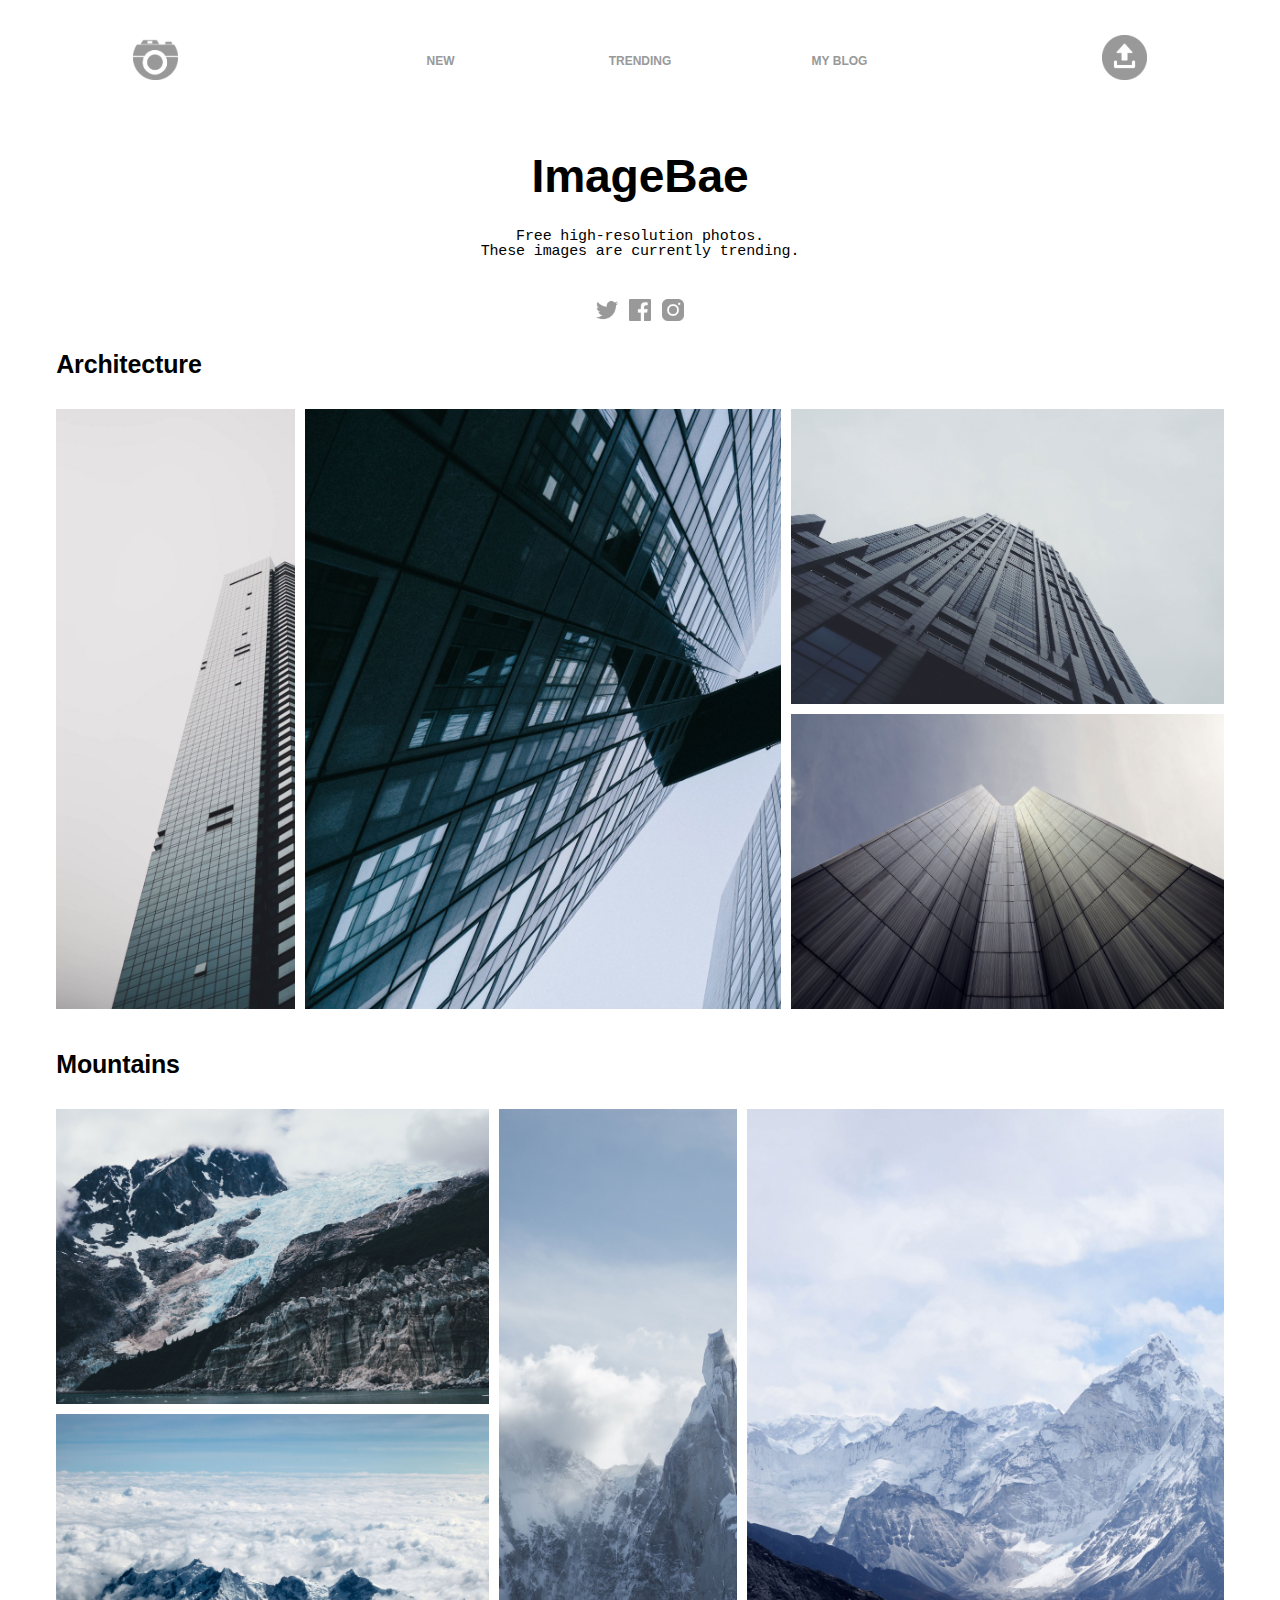
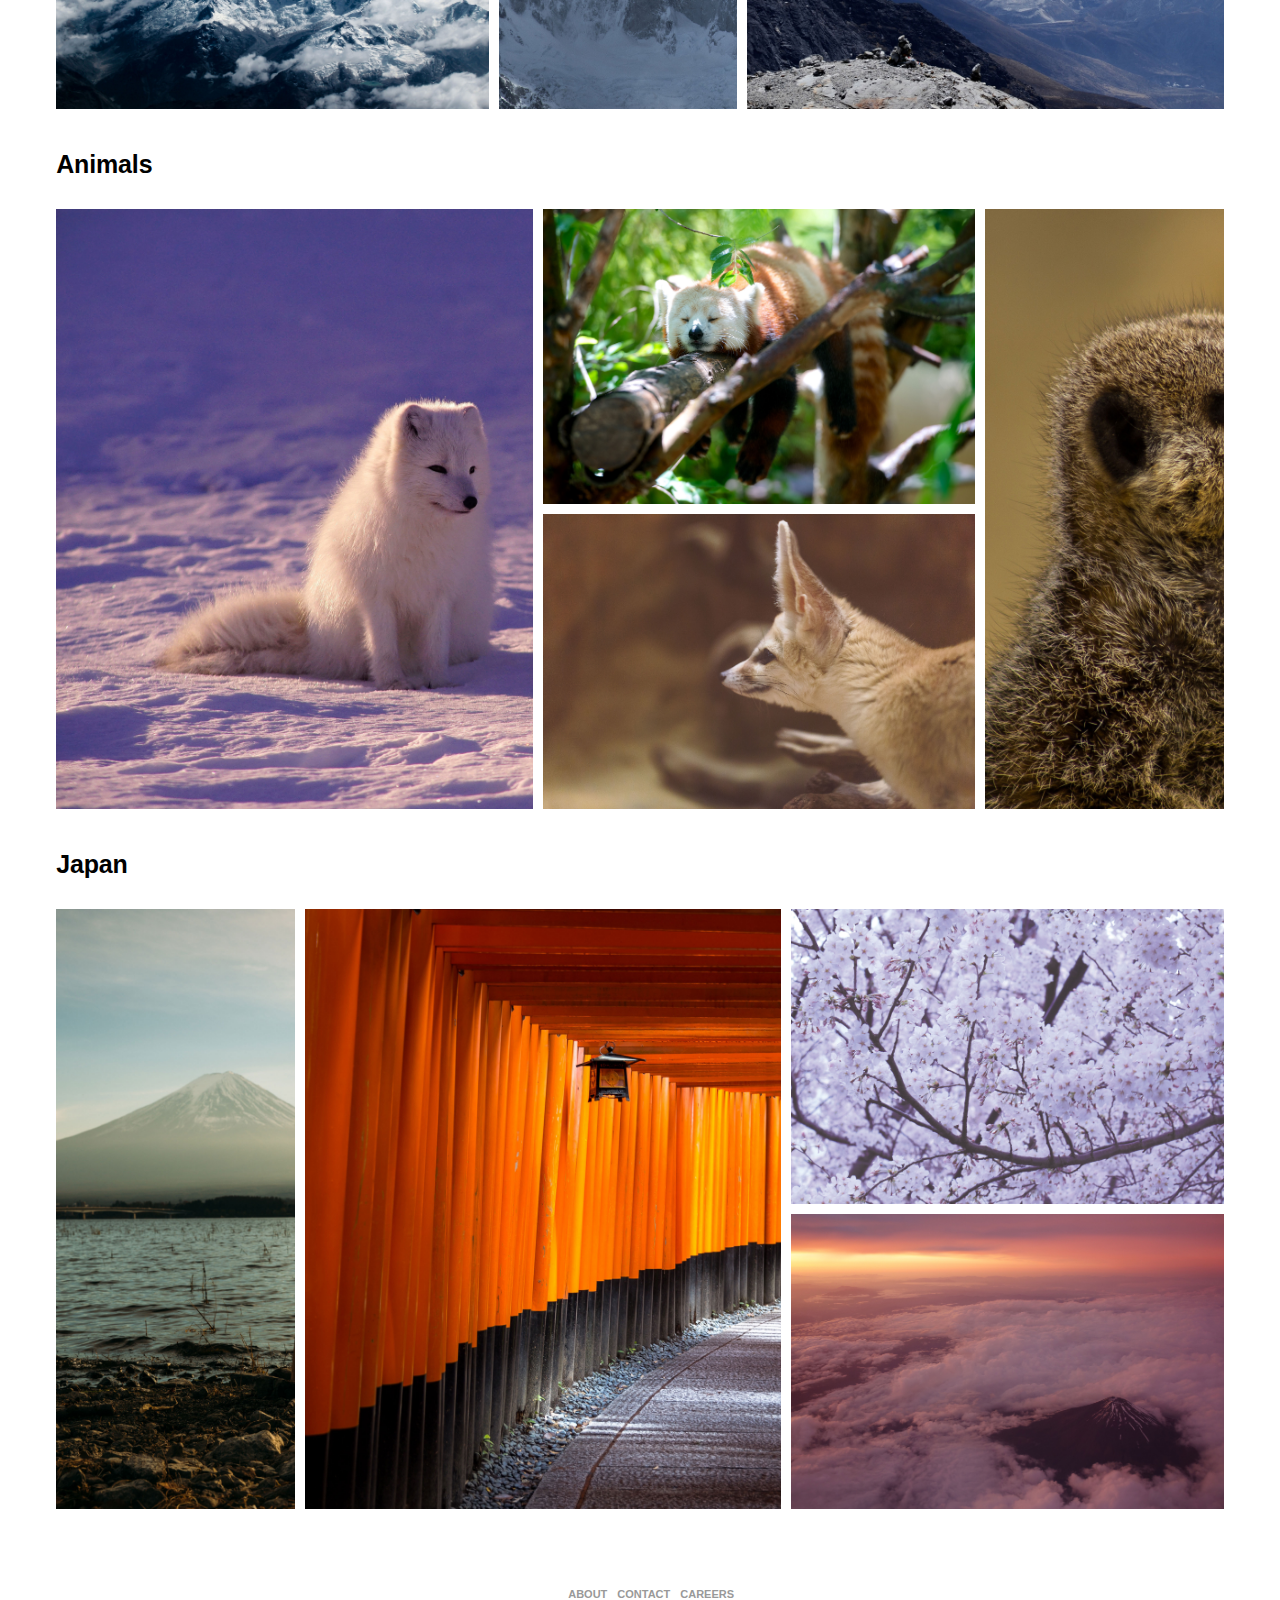
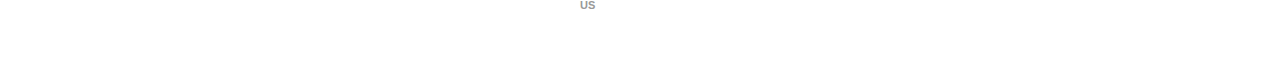
<file: index.html>
<html>
<head>

<!--Title/Links-->

	<title>ImageBae</title>
		<link rel="stylesheet" type="text/css" href="css/html5reset-1.6.1.css">
		<link href="https://fonts.googleapis.com/css?family=Heebo|Scope+One" rel="stylesheet">
		<link rel="shortcut icon" href="images/icons/logo.ico" type="image/x-icon">
		<link rel="stylesheet" type="text/css" href="css/main.css">
		
</head>
<body>


<!--Logo/Upload-->

<div class="top-box">

	<div class="logo">

			<a title="ImageBae" href="index.html">
    		<img srcset="images/icons/logo.png" alt="ImageBae Logo"></a>

	</div>



<!--Navbar-->

	<div class="navigation">

	<nav>
		<ul>
			<li><a href="new.html">NEW</a></li>
			<li><a href="index.html">TRENDING</a></li>
			<li><a href="blog.html">MY BLOG</a></li>
		</ul>
	</nav>

</div>

	<div class="upload">

			<a title="Upload" href="https://github.com/404">
    		<img srcset="images/icons/upload.png" alt="Upload"></a>

	</div>

</div>



<!--Header-->

<div class="header">

	<div class="imagebae">

		<h1>ImageBae</h1>

	</div>

	<div class="description">

		<p>Free high-resolution photos.
		<br>These images are currently trending.</br></p>

	</div>



<!--Social-Icons-->

	<div class="social">

		<ul>
			<li class="social-icons">
				<a title="Follow ImageBae on Twitter" href="https://twitter.com/">
					<img class="icon" width="22" height="22" srcset="images/icons/twitter.png"></img>
				</a>
			</li>
			<li class="social-icons">
				<a title="Follow ImageBae on Facebook" href="https://facebook.com/">
					<img class="icon" width="22" height="22" srcset="images/icons/fb.png"></img>
				</a>
			</li>
			<li class="social-icons">
				<a title="Follow Imagebae on Instagram" href="https://instagram.com/">
					<img class="icon" width="22" height="22" srcset="images/icons/insta.png"></img>
				</a>
			</li>
		</ul>

	</div>

</div>



<!--Section-One-->

<div class="sub-heading">

	<div class="sub-heading-text">

		<h1>Architecture</h1>

	</div>

</div>

<div class="section-one">

	<div class="tall-column-1">
		
		<picture>
    		<source srcset="images/trending/1-1-d.jpg" media="(min-width: 960px)" media="(max-width: 1920px)">
    		<source srcset="images/trending/1-1-t.jpg" media="(min-width: 480px)" media="(max-width: 960px)">
    		<source srcset="images/trending/1-1-m.jpg" media="(max-width: 480px)">
    		<img srcset="images/trending/1-1-m.jpg" alt="Building">
		</picture>

			<div class="overlay-text"><p>Dang Lin-Wang</p></div>
			<div class="overlay-text"><p>❤️️ 563 - "Tokyo '17 🍥"</p></div>

	</div>

	<div class="large-column-1">

		<picture>
    		<source srcset="images/trending/1-2-d.jpg" media="(min-width: 960px)" media="(max-width: 1920px)">
    		<source srcset="images/trending/1-2-t.jpg" media="(min-width: 480px)" media="(max-width: 960px)">
    		<source srcset="images/trending/1-2-m.jpg" media="(max-width: 480px)">
    		<img srcset="images/trending/1-2-m.jpg" alt="Building">
		</picture>

			<div class="overlay-text"><p>Nathan Wilson</p></div>
			<div class="overlay-text"><p>❤️️ 1317 - "Look up 🔎"</p></div>

	</div>

		<div class="small-column-1">

		<div class="small-column-top-1">

		<picture>
    		<source srcset="images/trending/1-3-d.jpg" media="(min-width: 960px)" media="(max-width: 1920px)">
    		<source srcset="images/trending/1-3-t.jpg" media="(min-width: 480px)" media="(max-width: 960px)">
    		<source srcset="images/trending/1-3-m.jpg" media="(max-width: 480px)">
    		<img srcset="images/trending/1-3-m.jpg" alt="Building">
		</picture>

			<div class="overlay-text"><p>Chris Keeble</p></div>
			<div class="overlay-text"><p>❤️️ 1128 - "Maze Bank 💰"</p></div>

		</div>

		<div class="small-column-bottom-1">

		<picture>
    		<source srcset="images/trending/1-4-d.jpg" media="(min-width: 960px)" media="(max-width: 1920px)">
    		<source srcset="images/trending/1-4-t.jpg" media="(min-width: 480px)" media="(max-width: 960px)">
    		<source srcset="images/trending/1-4-m.jpg" media="(max-width: 480px)">
    		<img srcset="images/trending/1-4-m.jpg" alt="Building">
		</picture>

			<div class="overlay-text"><p>Dwayne Codling</p></div>
			<div class="overlay-text"><p>❤️️ 652</p></div>

		</div>

	</div>

</div>



<!--Section-Two-->

<div class="sub-heading">

	<div class="sub-heading-text">

		<h1>Mountains</h1>

	</div>

</div>

<div class="section-two">

	<div class="tall-column-2">
		
		<picture>
    		<source srcset="images/trending/2-1-d.jpg" media="(min-width: 960px)" media="(max-width: 1920px)">
    		<source srcset="images/trending/2-1-t.jpg" media="(min-width: 480px)" media="(max-width: 960px)">
    		<source srcset="images/trending/2-1-m.jpg" media="(max-width: 480px)">
    		<img srcset="images/trending/2-1-m.jpg" alt="Building">
		</picture>

			<div class="overlay-text"><p>Seymore Butts</p></div>
			<div class="overlay-text"><p>❤️️ 832 - "Peak"</p></div>

	</div>

	<div class="large-column-2">

		<picture>
    		<source srcset="images/trending/2-2-d.jpg" media="(min-width: 960px)" media="(max-width: 1920px)">
    		<source srcset="images/trending/2-2-t.jpg" media="(min-width: 480px)" media="(max-width: 960px)">
    		<source srcset="images/trending/2-2-m.jpg" media="(max-width: 480px)">
    		<img srcset="images/trending/2-2-m.jpg" alt="Building">
		</picture>

			<div class="overlay-text"><p>Ben Dover</p></div>
			<div class="overlay-text"><p>❤️️ 1104 - "Viewz 🗻"</p></div>

	</div>

		<div class="small-column-2">

		<div class="small-column-top-2">

		<picture>
    		<source srcset="images/trending/2-3-d.jpg" media="(min-width: 960px)" media="(max-width: 1920px)">
    		<source srcset="images/trending/2-3-t.jpg" media="(min-width: 480px)" media="(max-width: 960px)">
    		<source srcset="images/trending/2-3-m.jpg" media="(max-width: 480px)">
    		<img srcset="images/trending/2-3-m.jpg" alt="Building">
		</picture>

			<div class="overlay-text"><p>Ben Collishaw</p></div>
			<div class="overlay-text"><p>❤️️ 0 - "I tuck this 😊"</p></div>

		</div>

		<div class="small-column-bottom-2">

		<picture>
    		<source srcset="images/trending/2-4-d.jpg" media="(min-width: 960px)" media="(max-width: 1920px)">
    		<source srcset="images/trending/2-4-t.jpg" media="(min-width: 480px)" media="(max-width: 960px)">
    		<source srcset="images/trending/2-4-m.jpg" media="(max-width: 480px)">
    		<img srcset="images/trending/2-4-m.jpg" alt="Building">
		</picture>

			<div class="overlay-text"><p>Hector Harris-Burton</p></div>
			<div class="overlay-text"><p>❤️️ 437 - "Madting ☁️"</p></div>

		</div>

	</div>

</div>



<!--Section-Three-->

<div class="sub-heading">

	<div class="sub-heading-text">

		<h1>Animals</h1>

	</div>

</div>

<div class="section-three">

	<div class="tall-column-3">
		
		<picture>
    		<source srcset="images/trending/3-1-d.jpg" media="(min-width: 960px)" media="(max-width: 1920px)">
    		<source srcset="images/trending/3-1-t.jpg" media="(min-width: 480px)" media="(max-width: 960px)">
    		<source srcset="images/trending/3-1-m.jpg" media="(max-width: 480px)">
    		<img srcset="images/trending/3-1-m.jpg" alt="Building">
		</picture>

			<div class="overlay-text"><p>Dixie Normous</p></div>
			<div class="overlay-text"><p>❤️️ 483 - "Want to pet him!!"</p></div>

	</div>

	<div class="large-column-3">

		<picture>
    		<source srcset="images/trending/3-2-d.jpg" media="(min-width: 960px)" media="(max-width: 1920px)">
    		<source srcset="images/trending/3-2-t.jpg" media="(min-width: 480px)" media="(max-width: 960px)">
    		<source srcset="images/trending/3-2-m.jpg" media="(max-width: 480px)">
    		<img srcset="images/trending/3-2-m.jpg" alt="Building">
		</picture>

			<div class="overlay-text"><p>Jack Goff</p></div>
			<div class="overlay-text"><p>❤️️ 537 - "Majestic"</p></div>

	</div>

		<div class="small-column-3">

		<div class="small-column-top-3">

		<picture>
    		<source srcset="images/trending/3-3-d.jpg" media="(min-width: 960px)" media="(max-width: 1920px)">
    		<source srcset="images/trending/3-3-t.jpg" media="(min-width: 480px)" media="(max-width: 960px)">
    		<source srcset="images/trending/3-3-m.jpg" media="(max-width: 480px)">
    		<img srcset="images/trending/3-3-m.jpg" alt="Building">
		</picture>

			<div class="overlay-text"><p>Justin Sider</p></div>
			<div class="overlay-text"><p>❤️️ 21 - "What I want to do right now"</p></div>

		</div>

		<div class="small-column-bottom-3">

		<picture>
    		<source srcset="images/trending/3-4-d.jpg" media="(min-width: 960px)" media="(max-width: 1920px)">
    		<source srcset="images/trending/3-4-t.jpg" media="(min-width: 480px)" media="(max-width: 960px)">
    		<source srcset="images/trending/3-4-m.jpg" media="(max-width: 480px)">
    		<img srcset="images/trending/3-4-m.jpg" alt="Building">
		</picture>

			<div class="overlay-text"><p>Peter Bonerz</p></div>
			<div class="overlay-text"><p>❤️️ 657 - "What is it?"</p></div>

		</div>

	</div>

</div>



<!--Section-Four-->

<div class="sub-heading">

	<div class="sub-heading-text">

		<h1>Japan</h1>

	</div>

</div>

<div class="section-four">

	<div class="tall-column-4">
		
		<picture>
    		<source srcset="images/trending/4-1-d.jpg" media="(min-width: 960px)" media="(max-width: 1920px)">
    		<source srcset="images/trending/4-1-t.jpg" media="(min-width: 480px)" media="(max-width: 960px)">
    		<source srcset="images/trending/4-1-m.jpg" media="(max-width: 480px)">
    		<img srcset="images/trending/4-1-m.jpg" alt="Building">
		</picture>

			<div class="overlay-text"><p>Park Jurassic</p></div>
			<div class="overlay-text"><p>❤️️ 8234 - "Flap away"</p></div>

	</div>

	<div class="large-column-4">

		<picture>
    		<source srcset="images/trending/4-2-d.jpg" media="(min-width: 960px)" media="(max-width: 1920px)">
    		<source srcset="images/trending/4-2-t.jpg" media="(min-width: 480px)" media="(max-width: 960px)">
    		<source srcset="images/trending/4-2-m.jpg" media="(max-width: 480px)">
    		<img srcset="images/trending/4-2-m.jpg" alt="Building">
		</picture>

			<div class="overlay-text"><p>Jane Cobbledick</p></div>
			<div class="overlay-text"><p>❤️️ 82 - "This is cool"</p></div>

	</div>

		<div class="small-column-4">

		<div class="small-column-top-4">

		<picture>
    		<source srcset="images/trending/4-3-d.jpg" media="(min-width: 960px)" media="(max-width: 1920px)">
    		<source srcset="images/trending/4-3-t.jpg" media="(min-width: 480px)" media="(max-width: 960px)">
    		<source srcset="images/trending/4-3-m.jpg" media="(max-width: 480px)">
    		<img srcset="images/trending/4-3-m.jpg" alt="Building">
		</picture>

			<div class="overlay-text"><p>Mike Wiener</p></div>
			<div class="overlay-text"><p>❤️️ 1234 - "Growth"</p></div>

		</div>

		<div class="small-column-bottom-4">

		<picture>
    		<source srcset="images/trending/4-4-d.jpg" media="(min-width: 960px)" media="(max-width: 1920px)">
    		<source srcset="images/trending/4-4-t.jpg" media="(min-width: 480px)" media="(max-width: 960px)">
    		<source srcset="images/trending/4-4-m.jpg" media="(max-width: 480px)">
    		<img srcset="images/trending/4-4-m.jpg" alt="Building">
		</picture>

			<div class="overlay-text"><p>Chew Kok</p></div>
			<div class="overlay-text"><p>❤️️ 940 - "Dayum"</p></div>

		</div>

	</div>

</div>



<!--Footer-->

<div class="footer">

	<nav>
		<ul>
			<li><a href="https://github.com/404">ABOUT US</a></li>
			<li><a href="https://github.com/404">CONTACT</a></li>
			<li><a href="https://github.com/404">CAREERS</a></li>
		</ul>
	</nav>

</div>

</body>
</html>
</file>
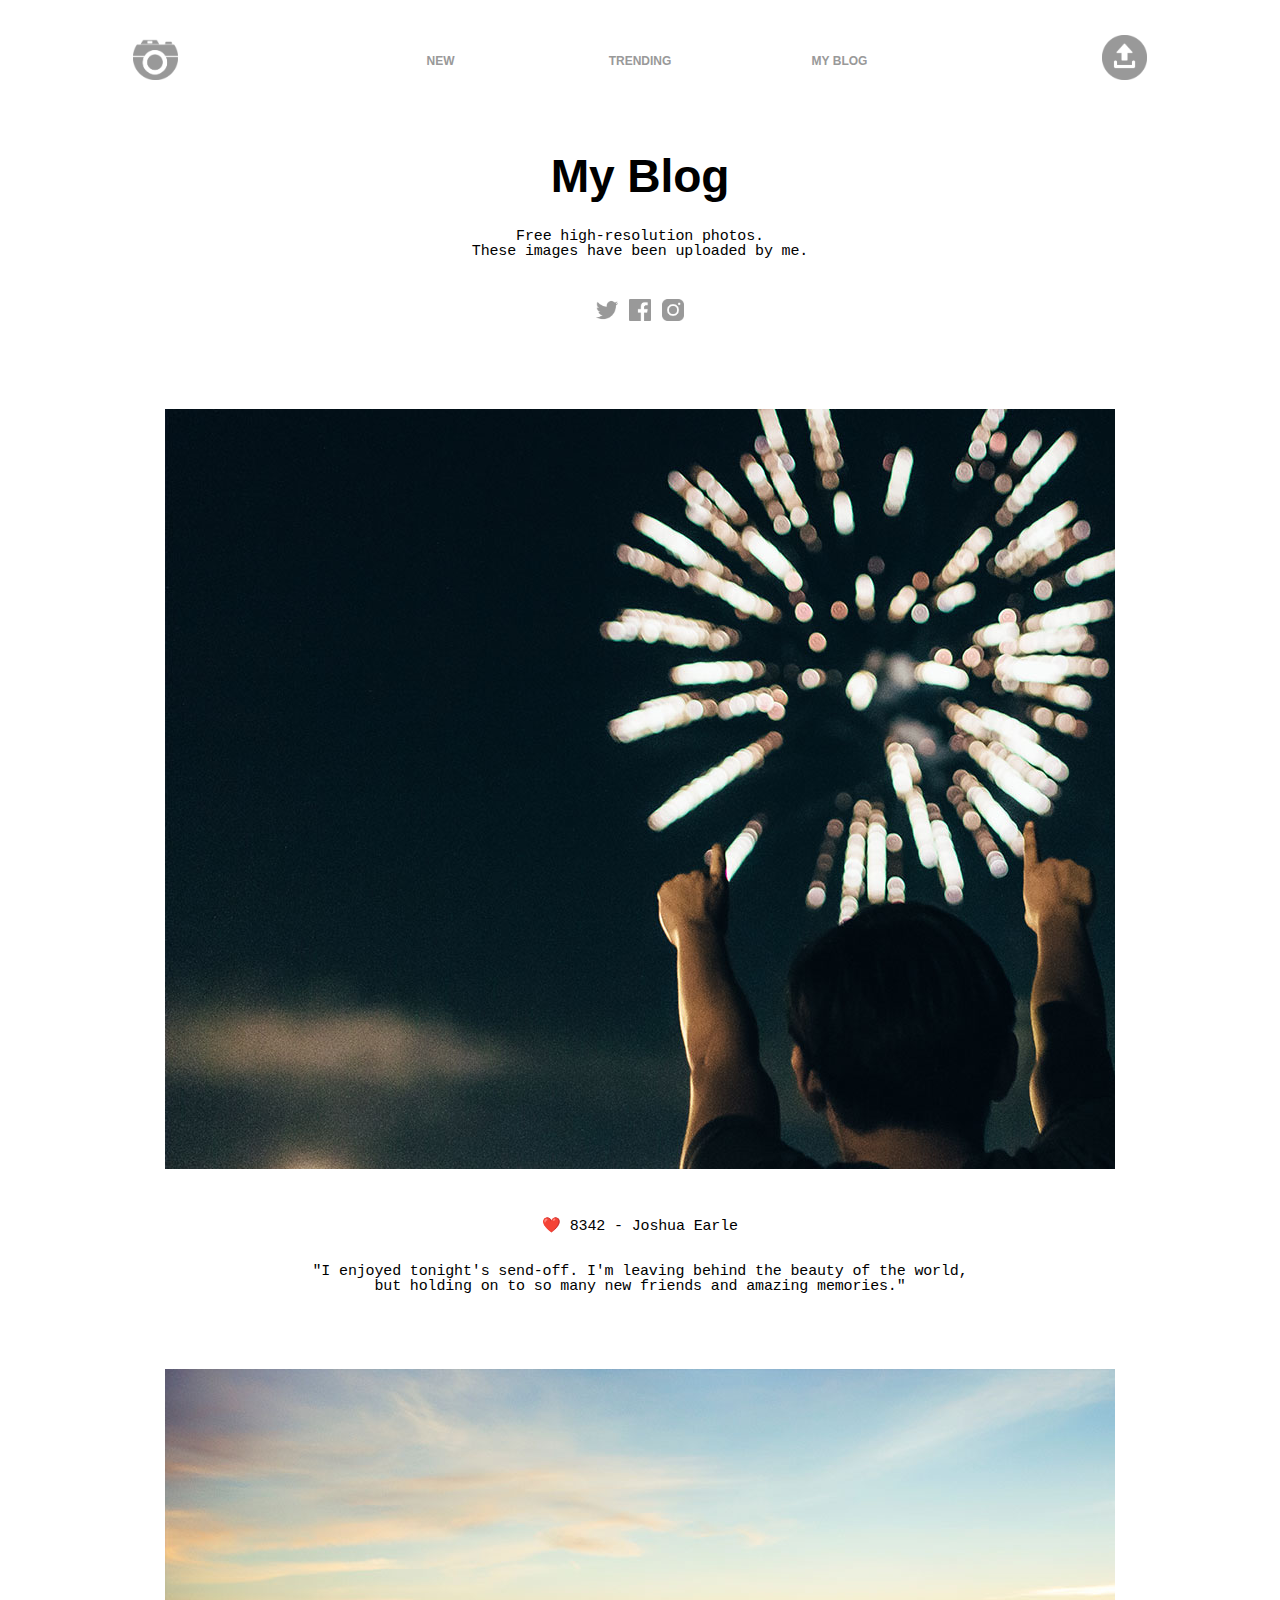
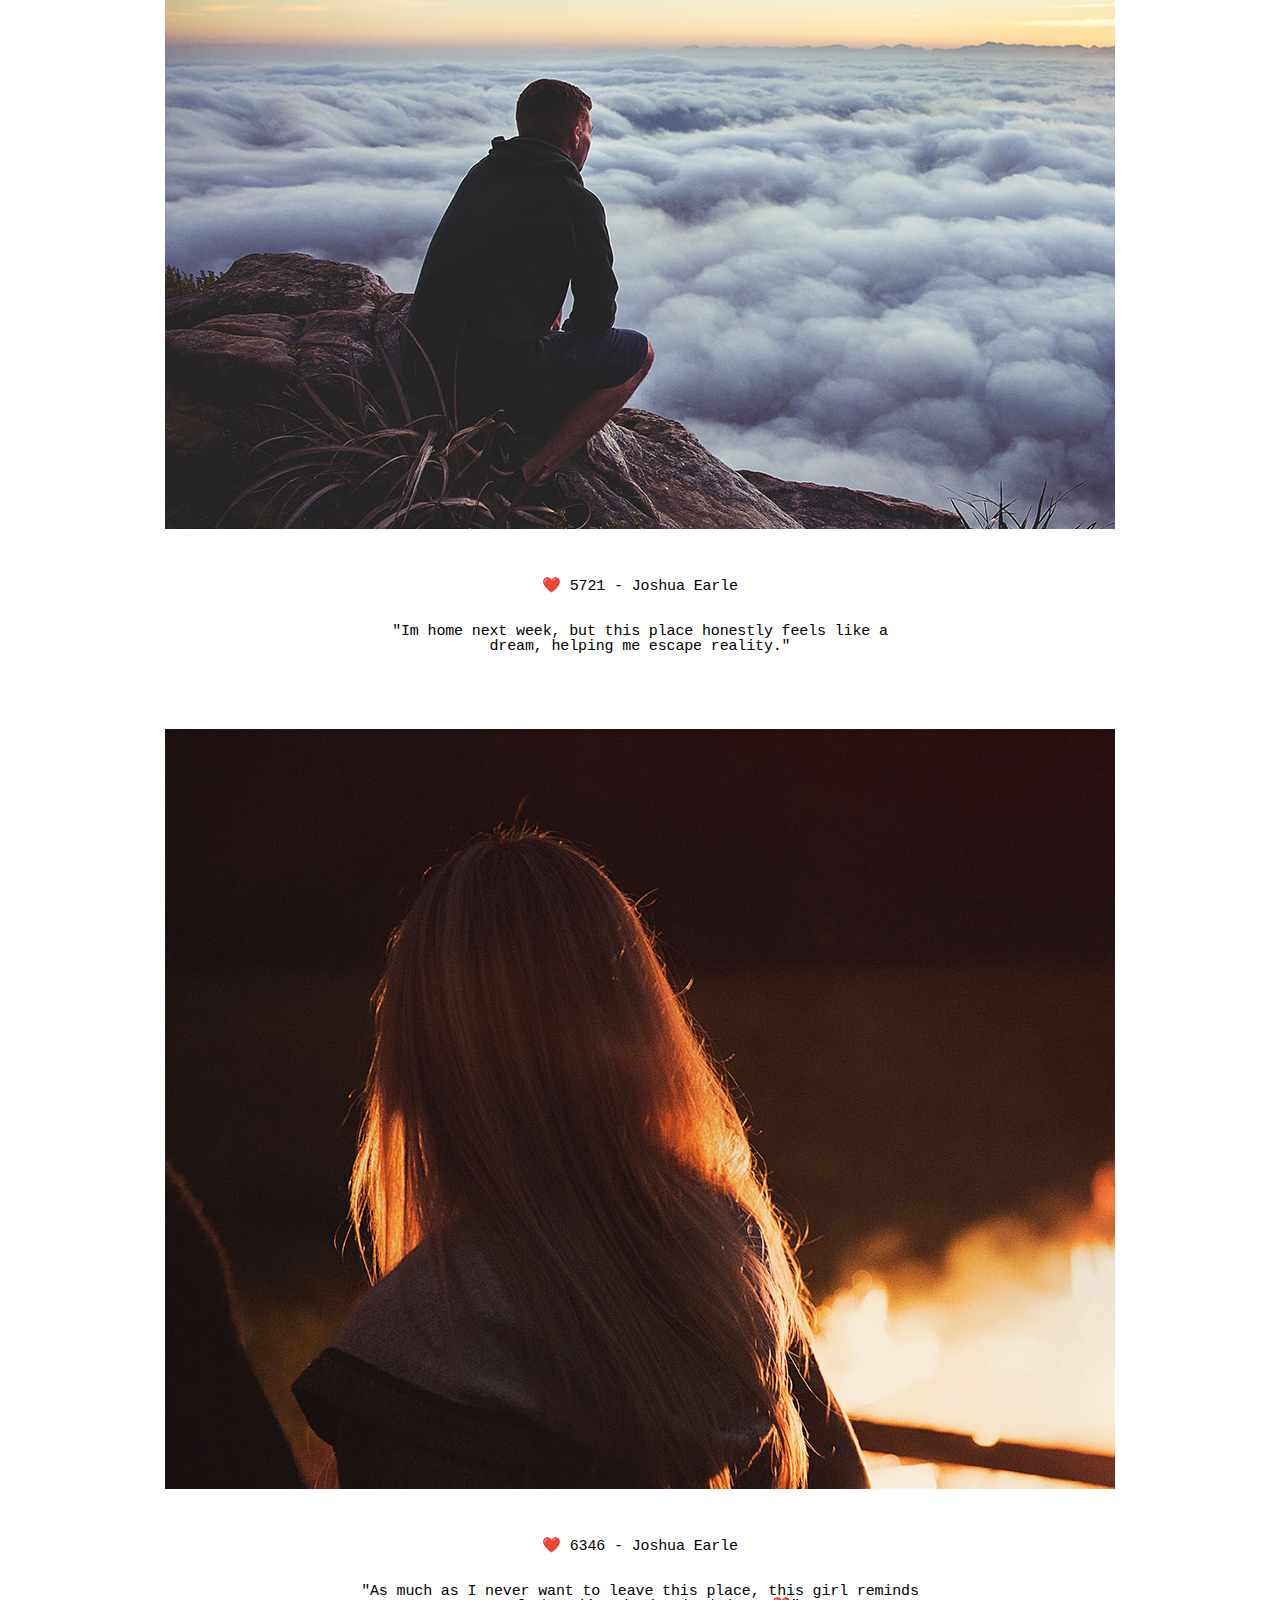
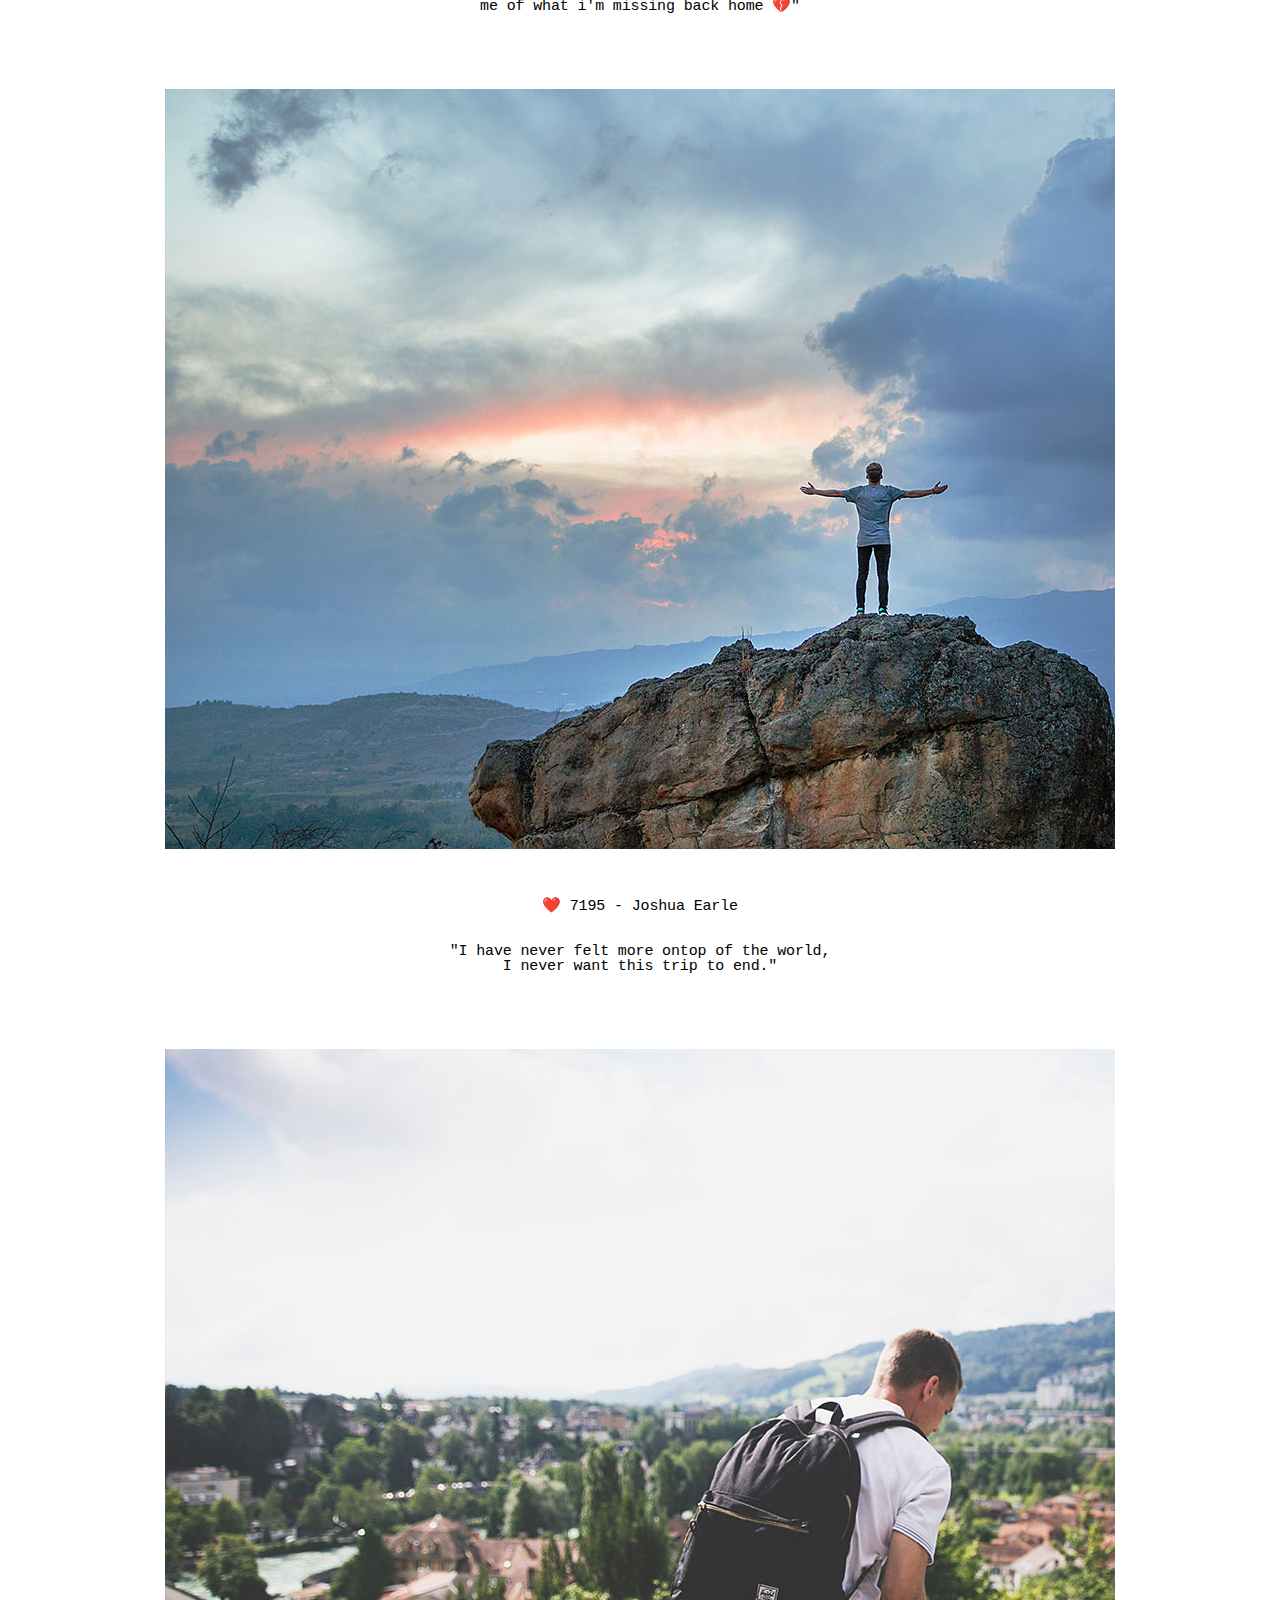
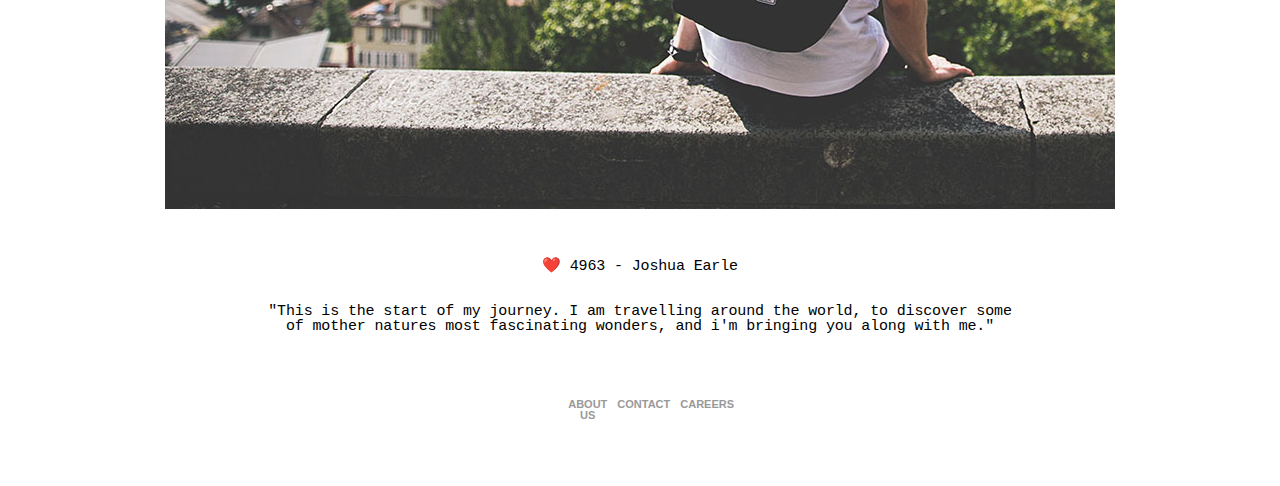
<file: blog.html>
<html>
<head>

<!--Title/Links-->

	<title>ImageBae</title>
		<link rel="stylesheet" type="text/css" href="css/html5reset-1.6.1.css">
		<link href="https://fonts.googleapis.com/css?family=Heebo|Scope+One" rel="stylesheet">
		<link rel="shortcut icon" href="images/icons/logo.ico" type="image/x-icon">
		<link rel="stylesheet" type="text/css" href="css/blog.css">

</head>
<body>


<!--Logo/Upload-->

<div class="top-box">

	<div class="logo">

			<a title="ImageBae" href="index.html">
    		<img srcset="images/icons/logo.png" alt="ImageBae Logo"></a>

	</div>



<!--Navbar-->

	<div class="navigation">

	<nav>
		<ul>
			<li><a href="new.html">NEW</a></li>
			<li><a href="index.html">TRENDING</a></li>
			<li><a href="blog.html">MY BLOG</a></li>
		</ul>
	</nav>

</div>

	<div class="upload">

			<a title="Upload" href="https://github.com/404">
    		<img srcset="images/icons/upload.png" alt="Upload"></a>

	</div>

</div>



<!--Header-->

<div class="header">

	<div class="imagebae">

		<h1>My Blog</h1>

	</div>

	<div class="description">

		<p>Free high-resolution photos.
		<br>These images have been uploaded by me.</br></p>

	</div>



<!--Social-Icons-->

	<div class="social">

		<ul>
			<li class="social-icons">
				<a title="Follow ImageBae on Twitter" href="https://twitter.com/">
					<img class="icon" width="22" height="22" srcset="images/icons/twitter.png"></img>
				</a>
			</li>
			<li class="social-icons">
				<a title="Follow ImageBae on Facebook" href="https://facebook.com/">
					<img class="icon" width="22" height="22" srcset="images/icons/fb.png"></img>
				</a>
			</li>
			<li class="social-icons">
				<a title="Follow Imagebae on Instagram" href="https://instagram.com/">
					<img class="icon" width="22" height="22" srcset="images/icons/insta.png"></img>
				</a>
			</li>
		</ul>

	</div>

</div>



<!--Section-One-->


<div class="section">


	<div class="image">

		<picture>
    		<source srcset="images/blog/1-d.jpg" media="(min-width: 960px)" media="(max-width: 1920px)">
    		<source srcset="images/blog/1-t.jpg" media="(min-width: 480px)" media="(max-width: 960px)">
    		<source srcset="images/blog/1-m.jpg" media="(max-width: 480px)">
    		<img srcset="images/blog/1-m.jpg" alt="Building">
		</picture>

	</div>

</div>

	<div class="text">
			<p>❤️️ 8342 - Joshua Earle</p><br><br>
			<p>"I enjoyed tonight's send-off. I'm leaving behind the beauty of the world,<br>
				but holding on to so many new friends and amazing memories."</p>
	</div>


<!--Section-Two-->


<div class="section">


	<div class="image">

		<picture>
    		<source srcset="images/blog/2-d.jpg" media="(min-width: 960px)" media="(max-width: 1920px)">
    		<source srcset="images/blog/2-t.jpg" media="(min-width: 480px)" media="(max-width: 960px)">
    		<source srcset="images/blog/2-m.jpg" media="(max-width: 480px)">
    		<img srcset="images/blog/2-m.jpg" alt="Building">
		</picture>

	</div>

</div>

	<div class="text">
			<p>❤️️ 5721 - Joshua Earle</p><br><br>
			<p>"Im home next week, but this place honestly feels like a<br>
				dream, helping me escape reality."</p>
	</div>


<!--Section-Three-->


<div class="section">


	<div class="image">

		<picture>
    		<source srcset="images/blog/3-d.jpg" media="(min-width: 960px)" media="(max-width: 1920px)">
    		<source srcset="images/blog/3-t.jpg" media="(min-width: 480px)" media="(max-width: 960px)">
    		<source srcset="images/blog/3-m.jpg" media="(max-width: 480px)">
    		<img srcset="images/blog/3-m.jpg" alt="Building">
		</picture>

	</div>

</div>

	<div class="text">
			<p>❤️️ 6346 - Joshua Earle</p><br><br>
			<p>"As much as I never want to leave this place, this girl reminds<br>
				me of what i'm missing back home 💔"</p>
	</div>


<!--Section-Four-->


<div class="section">


	<div class="image">

		<picture>
    		<source srcset="images/blog/4-d.jpg" media="(min-width: 960px)" media="(max-width: 1920px)">
    		<source srcset="images/blog/4-t.jpg" media="(min-width: 480px)" media="(max-width: 960px)">
    		<source srcset="images/blog/4-m.jpg" media="(max-width: 480px)">
    		<img srcset="images/blog/4-m.jpg" alt="Building">
		</picture>

	</div>

</div>

	<div class="text">
			<p>❤️️ 7195 - Joshua Earle</p><br><br>
			<p>"I have never felt more ontop of the world,<br> I never want this trip to end."</p>
	</div>


<!--Section-Five-->


<div class="section">


	<div class="image">

		<picture>
    		<source srcset="images/blog/5-d.jpg" media="(min-width: 960px)" media="(max-width: 1920px)">
    		<source srcset="images/blog/5-t.jpg" media="(min-width: 480px)" media="(max-width: 960px)">
    		<source srcset="images/blog/5-m.jpg" media="(max-width: 480px)">
    		<img srcset="images/blog/5-m.jpg" alt="Building">
		</picture>

	</div>

</div>

	<div class="text">
			<p>❤️️ 4963 - Joshua Earle</p><br><br>
			<p>"This is the start of my journey. I am travelling around the world, to discover some<br>
				of mother natures most fascinating wonders, and i'm bringing you along with me."</p>
	</div>



<!--Footer-->

<div class="footer">

	<nav>
		<ul>
			<li><a href="https://github.com/404">ABOUT US</a></li>
			<li><a href="https://github.com/404">CONTACT</a></li>
			<li><a href="https://github.com/404">CAREERS</a></li>
		</ul>
	</nav>

</div>

</body>
</html>
</file>
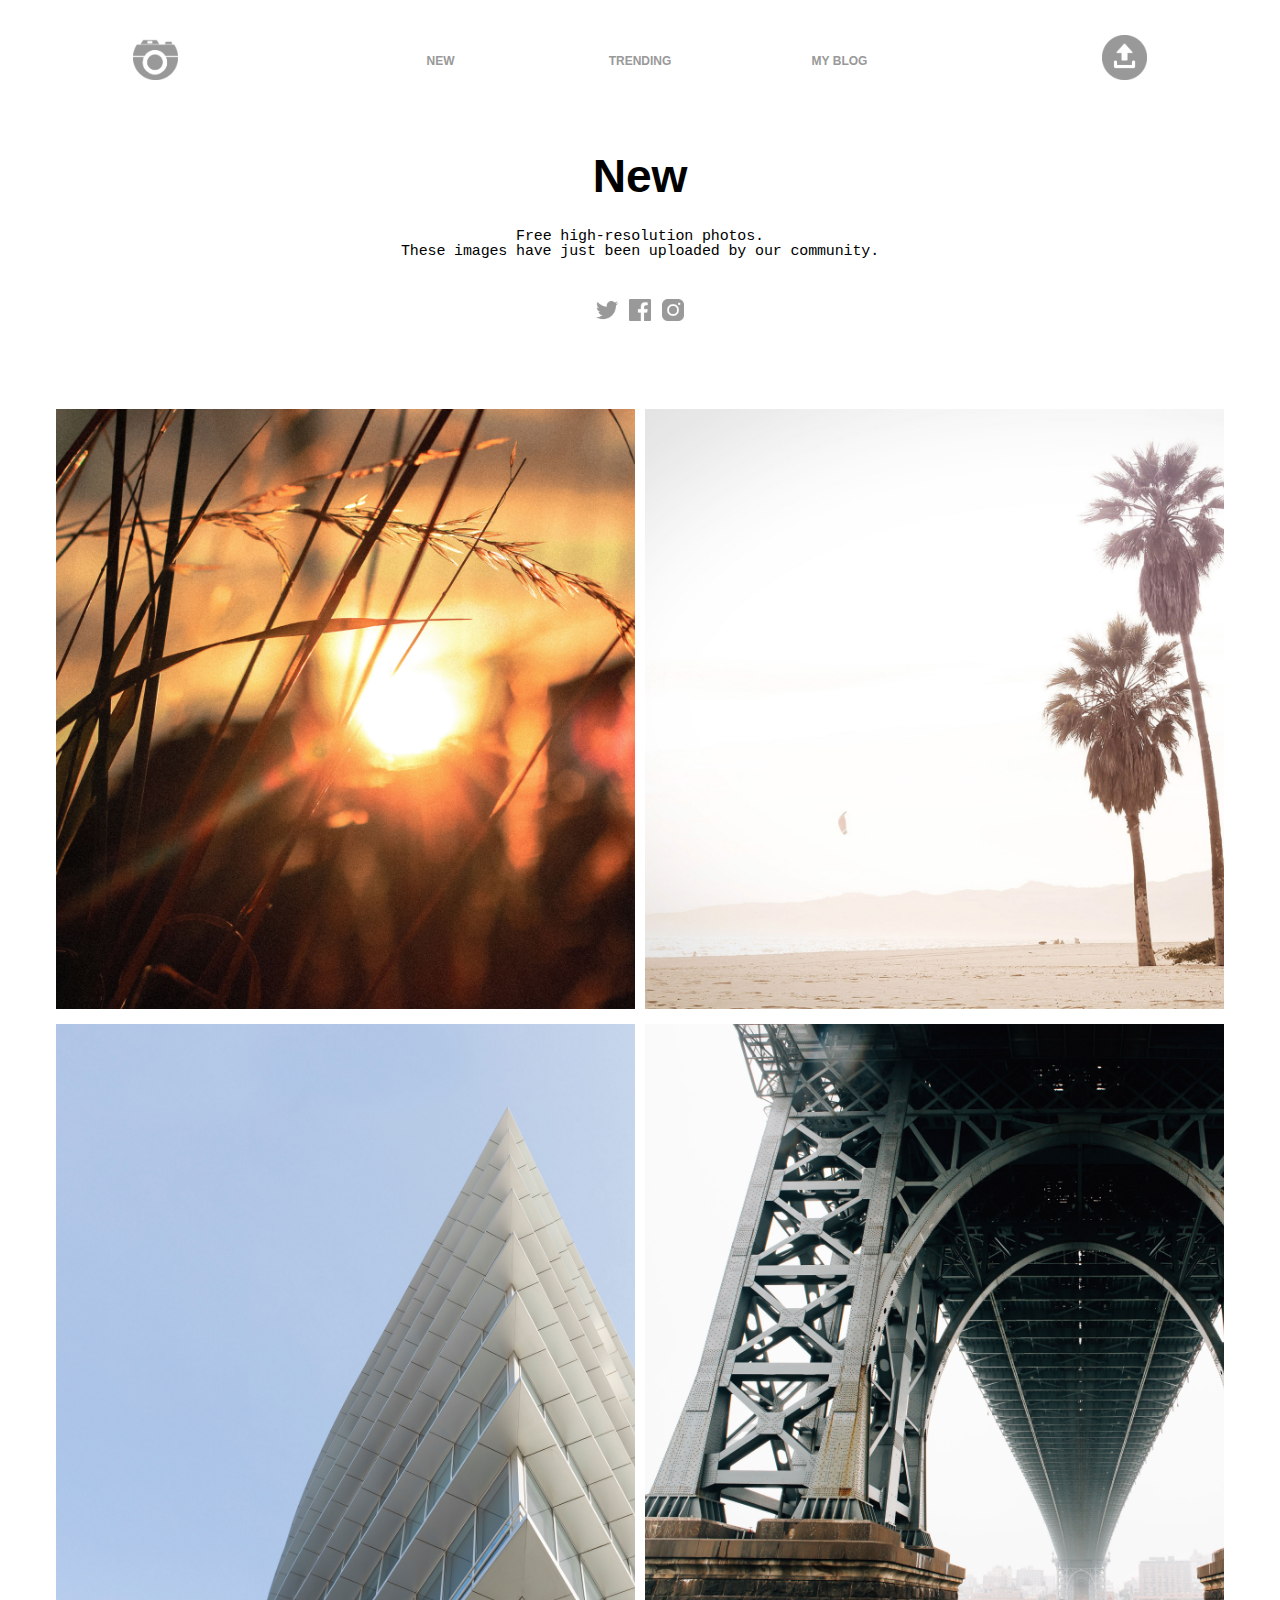
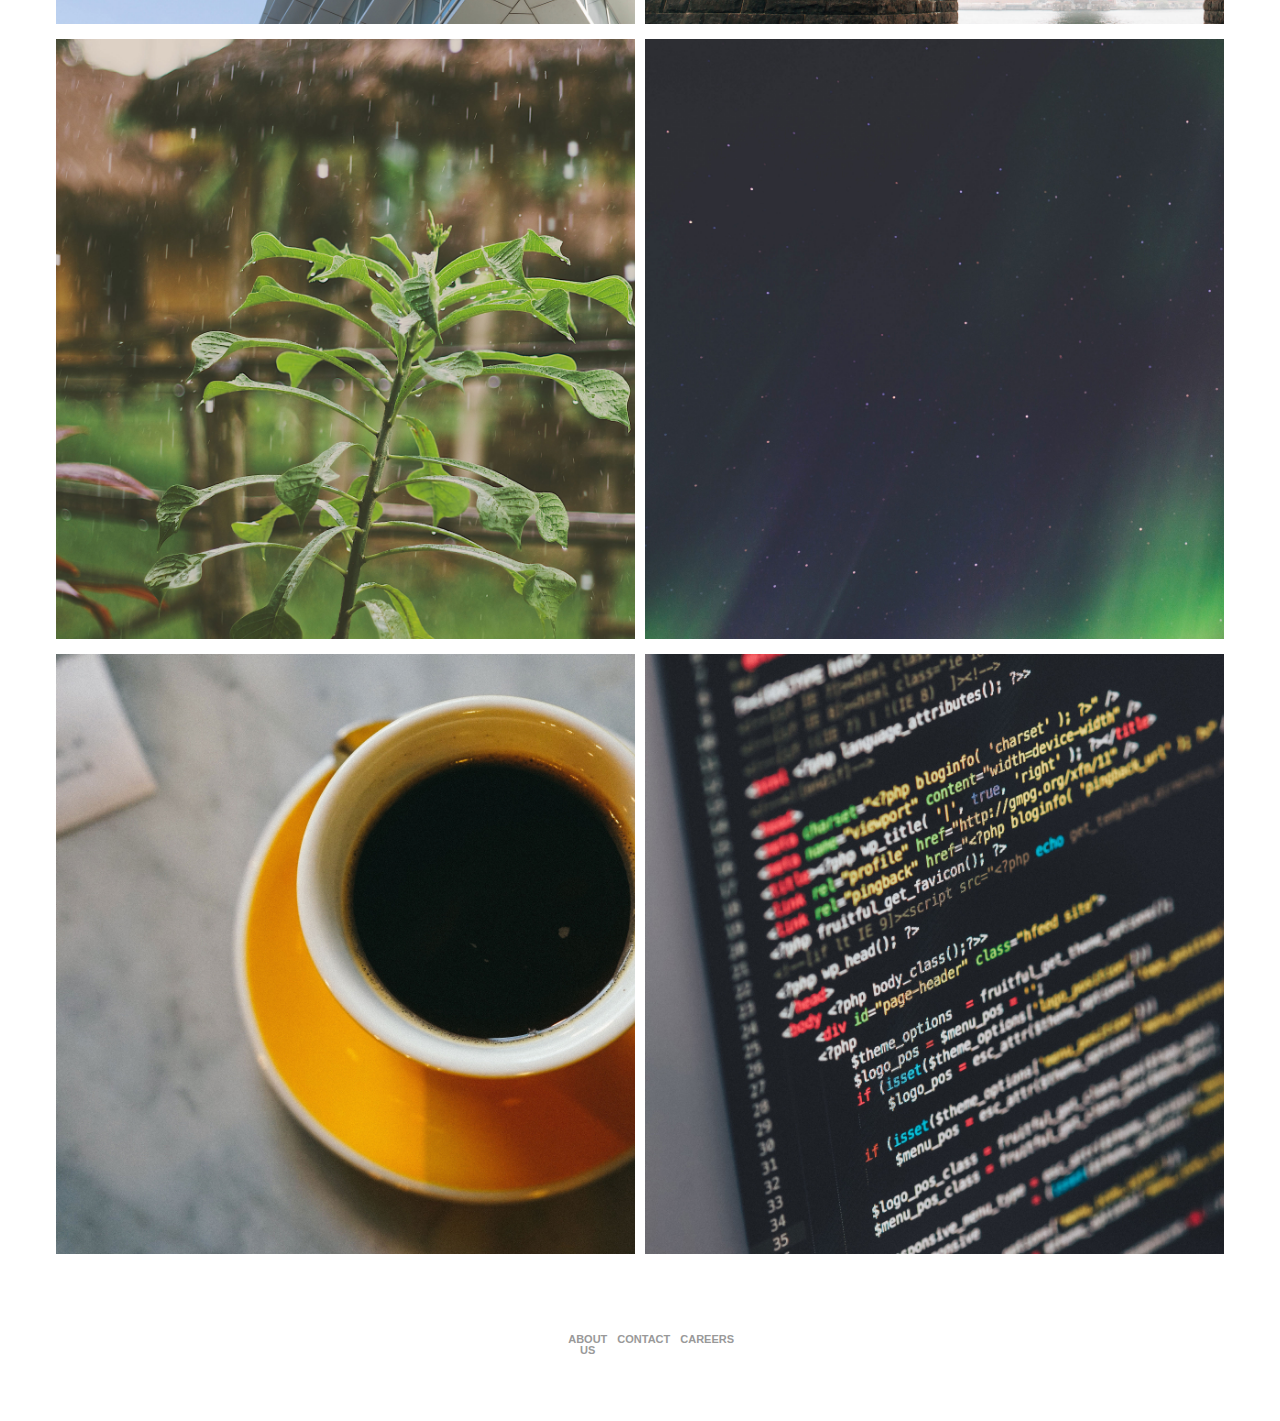
<file: new.html>
<html>
<head>

<!--Title/Links-->

	<title>ImageBae</title>
		<link rel="stylesheet" type="text/css" href="css/html5reset-1.6.1.css">
		<link href="https://fonts.googleapis.com/css?family=Heebo|Scope+One" rel="stylesheet">
		<link rel="shortcut icon" href="images/icons/logo.ico" type="image/x-icon">
		<link rel="stylesheet" type="text/css" href="css/new.css">
		
</head>
<body>


<!--Logo/Upload-->

<div class="top-box">

	<div class="logo">

			<a title="ImageBae" href="index.html">
    		<img srcset="images/icons/logo.png" alt="ImageBae Logo"></a>

	</div>



<!--Navbar-->

	<div class="navigation">

	<nav>
		<ul>
			<li><a href="new.html">NEW</a></li>
			<li><a href="index.html">TRENDING</a></li>
			<li><a href="blog.html">MY BLOG</a></li>
		</ul>
	</nav>

</div>

	<div class="upload">

			<a title="Upload" href="https://github.com/404">
    		<img srcset="images/icons/upload.png" alt="Upload"></a>

	</div>

</div>



<!--Header-->

<div class="header">

	<div class="imagebae">

		<h1>New</h1>

	</div>

	<div class="description">

		<p>Free high-resolution photos.
		<br>These images have just been uploaded by our community.</br></p>

	</div>



<!--Social-Icons-->

	<div class="social">

		<ul>
			<li class="social-icons">
				<a title="Follow ImageBae on Twitter" href="https://twitter.com/">
					<img class="icon" width="22" height="22" srcset="images/icons/twitter.png"></img>
				</a>
			</li>
			<li class="social-icons">
				<a title="Follow ImageBae on Facebook" href="https://facebook.com/">
					<img class="icon" width="22" height="22" srcset="images/icons/fb.png"></img>
				</a>
			</li>
			<li class="social-icons">
				<a title="Follow Imagebae on Instagram" href="https://instagram.com/">
					<img class="icon" width="22" height="22" srcset="images/icons/insta.png"></img>
				</a>
			</li>
		</ul>

	</div>

</div>



<!--Section-One-->


<div class="section">


	<div class="image-left">

		<picture>
    		<source srcset="images/new/1-l-d.jpg" media="(min-width: 960px)" media="(max-width: 1920px)">
    		<source srcset="images/new/1-l-t.jpg" media="(min-width: 480px)" media="(max-width: 960px)">
    		<source srcset="images/new/1-l-m.jpg" media="(max-width: 480px)">
    		<img srcset="images/new/1-l-m.jpg" alt="Building">
		</picture>

			<div class="overlay-text"><p>Oliver Loser</p></div>
			<div class="overlay-text"><p>❤️️ 117 - "What a sunny set"</p></div>

	</div>

	<div class="image-right">

		<picture>
    		<source srcset="images/new/1-r-d.jpg" media="(min-width: 960px)" media="(max-width: 1920px)">
    		<source srcset="images/new/1-r-t.jpg" media="(min-width: 480px)" media="(max-width: 960px)">
    		<source srcset="images/new/1-r-m.jpg" media="(max-width: 480px)">
    		<img srcset="images/new/1-r-m.jpg" alt="Building">
		</picture>

			<div class="overlay-text"><p>Robert Fagot</p></div>
			<div class="overlay-text"><p>❤️️ 137 - "Can't beat the beach"</p></div>

	</div>

</div>


<!--Section-Two-->


<div class="section">


	<div class="image-left">

		<picture>
    		<source srcset="images/new/2-l-d.jpg" media="(min-width: 960px)" media="(max-width: 1920px)">
    		<source srcset="images/new/2-l-t.jpg" media="(min-width: 480px)" media="(max-width: 960px)">
    		<source srcset="images/new/2-l-m.jpg" media="(max-width: 480px)">
    		<img srcset="images/new/2-l-m.jpg" alt="Building">
		</picture>

			<div class="overlay-text"><p>Willie Strokur</p></div>
			<div class="overlay-text"><p>❤️️ 1717 - "Pointy" </p></div>

	</div>

	<div class="image-right">

		<picture>
    		<source srcset="images/new/2-r-d.jpg" media="(min-width: 960px)" media="(max-width: 1920px)">
    		<source srcset="images/new/2-r-t.jpg" media="(min-width: 480px)" media="(max-width: 960px)">
    		<source srcset="images/new/2-r-m.jpg" media="(max-width: 480px)">
    		<img srcset="images/new/2-r-m.jpg" alt="Building">
		</picture>

			<div class="overlay-text"><p>Destinee Hooker</p></div>
			<div class="overlay-text"><p>❤️️ 1317 - "Sheltering"</p></div>

	</div>

</div>


<!--Section-Three-->


<div class="section">


	<div class="image-left">

		<picture>
    		<source srcset="images/new/3-l-d.jpg" media="(min-width: 960px)" media="(max-width: 1920px)">
    		<source srcset="images/new/3-l-t.jpg" media="(min-width: 480px)" media="(max-width: 960px)">
    		<source srcset="images/new/3-l-m.jpg" media="(max-width: 480px)">
    		<img srcset="images/new/3-l-m.jpg" alt="Building">
		</picture>

			<div class="overlay-text"><p>Phat Ho</p></div>
			<div class="overlay-text"><p>❤️️ 17 - "Nature" </p></div>

	</div>

	<div class="image-right">

		<picture>
    		<source srcset="images/new/3-r-d.jpg" media="(min-width: 960px)" media="(max-width: 1920px)">
    		<source srcset="images/new/3-r-t.jpg" media="(min-width: 480px)" media="(max-width: 960px)">
    		<source srcset="images/new/3-r-m.jpg" media="(max-width: 480px)">
    		<img srcset="images/new/3-r-m.jpg" alt="Building">
		</picture>

			<div class="overlay-text"><p>Hector Harris-Burton</p></div>
			<div class="overlay-text"><p>❤️️ 852 - "Look up 🔎"</p></div>

	</div>

</div>


<!--Section-Four-->


<div class="section">


	<div class="image-left">

		<picture>
    		<source srcset="images/new/4-l-d.jpg" media="(min-width: 960px)" media="(max-width: 1920px)">
    		<source srcset="images/new/4-l-t.jpg" media="(min-width: 480px)" media="(max-width: 960px)">
    		<source srcset="images/new/4-l-m.jpg" media="(max-width: 480px)">
    		<img srcset="images/new/4-l-m.jpg" alt="Building">
		</picture>

			<div class="overlay-text"><p>Nathan Wilson</p></div>
			<div class="overlay-text"><p>❤️️ 1367 - "Dark, just how I like my men!"</p></div>

	</div>

	<div class="image-right">

		<picture>
    		<source srcset="images/new/4-r-d.jpg" media="(min-width: 960px)" media="(max-width: 1920px)">
    		<source srcset="images/new/4-r-t.jpg" media="(min-width: 480px)" media="(max-width: 960px)">
    		<source srcset="images/new/4-r-m.jpg" media="(max-width: 480px)">
    		<img srcset="images/new/4-r-m.jpg" alt="Building">
		</picture>

			<div class="overlay-text"><p>Ben Collishaw</p></div>
			<div class="overlay-text"><p>❤️️ 0 -"I LOVE coding"</p></div>

	</div>

</div>



<!--Footer-->

<div class="footer">

	<nav>
		<ul>
			<li><a href="https://github.com/404">ABOUT US</a></li>
			<li><a href="https://github.com/404">CONTACT</a></li>
			<li><a href="https://github.com/404">CAREERS</a></li>
		</ul>
	</nav>

</div>

</body>
</html>
</file>
<file: css/main.css>
body {
	background: white;
  overflow-x: hidden;
}

img {

    max-height: 100%;
}



/* Logo/Upload */

.top-box {
  
  width: 92%;
  margin: 0px auto 0 auto;
  margin-top: 30px;
  flex-direction: row;
  justify-content: center;
}

.logo {

  order: 1;
  flex: 1;
  height: 45px;
  background: transparent;
  margin:5px;
  background-size: cover;
  overflow: hidden;
  justify-content: center;
  text-align: center;
}

.logo img {

   opacity: 0.40
}

.logo img:hover {

   opacity: 0.75;
}

.upload {

  order: 3;
  flex: 1;
  height: 45px;
  background: transparent;
  margin:5px;
  background-size: cover;
  overflow: hidden;
  justify-content: center;
     text-align: center;
}

.upload img {

   opacity: 0.4;
   -webkit-transition: color .1s ease-in-out,opacity .1s ease-in-out;
   transition: color .1s ease-in-out,opacity .1s ease-in-out;
}

.upload img:hover {

   opacity: 0.75;
}




/* Navbar */

.navigation {
	
  order: 2;
  flex: 3;
  height: 60px;
  background: transparent;
  margin:5px;
  margin-top: 20px;
  margin-bottom: 30px;
  margin-left: 80px;
  margin-right: 80px;
  background-size: cover;
  overflow: hidden;
  justify-content: center;
     text-align: center;
}

nav {

    margin-top: 0px;
    margin-bottom: 0px;
}

nav ul {

    list-style-type: none;
    padding: 0;
    text-align: center;
}

nav a {

    text-decoration: none;
    color: #999;
    display: block;
    padding: 5px;
    font-family: Helvetica Neue,Helvetica,Arial,sans-serif;
    font-size: 12px;
    font-weight: 700;
    -webkit-transition: color .2s ease-in-out,opacity .2s ease-in-out;
    transition: color .2s ease-in-out,opacity .2s ease-in-out;
}

nav a:hover {

    color: black;
}




/* Header */

.header {
	
	width: 92%;
  margin: 0px auto 0 auto;
  justify-content: center;
  flex-direction: row;
}

.imagebae {

	width: 100%;
  margin: 0px auto 0 auto;
	text-align: center;
  margin-top: 12.5px;
  font-family: sans-serif;
  letter-spacing: -0.15px;
  font-size: 46.2px;
}

.description {

  width: 100%;
  margin: 0px auto 0 auto;
  text-align: center;
  margin-top: 30px;
  font-family: Courier,Courier New,monospace;
  letter-spacing: -0.15px;
  font-weight: 100px;
  font-size: 15px;
}




/* Social-Icons */

.social {

    width: 8.5%;
    margin: 0px auto 0 auto;
    margin-top: 40px;
    text-align: center;
    list-style-type: none;
}

.social li {

    list-style-type: none;
}

.social img {

   text-align: center;
   margin: 0px auto 0 auto;
   opacity: 0.4;
   -webkit-transition: color .1s ease-in-out,opacity .1s ease-in-out;
   transition: color .1s ease-in-out,opacity .1s ease-in-out;
}

.social img:hover {

   text-align: center;
   margin: 0px auto 0 auto;
   opacity: 0.75;
}




/* Sub-Headings */

.sub-heading {
	
    width: 100%;
    margin: 0px auto 0 auto;
    margin-top: -100px;
    margin-left: 5px;
    justify-content: center;
    flex-direction: row;
    font-weight: 400;
    line-height: 1.6;
    font-family: sans-serif;
    -ms-text-size-adjust: 100%;
    -webkit-text-size-adjust: 100%;
    letter-spacing: -0.15px;
}

.sub-heading-text {

	font-family: sans-serif;
	width: 92%;
  font-size: 25px;
	margin: 0px auto 0 auto;
  margin-top: 120px;
	color: ;
}




/* Section-One */

.section-one {
	
	width: 92%;
  margin: 0px auto 0 auto;
  margin-top: 20px;
  justify-content: center;
  flex-direction: row;
}

/* Section-One-Tall-Column */

.tall-column-1 {

	order: 1;
	flex: 2.5;
	height: 600px;
	background-color: black;
	margin:5px;
	margin-bottom: 10px;
  background-size: cover;
  overflow: hidden;
}

/* Section-One-Small-Column */

.small-column-1 {

	order: 3;
	flex: 2.5;
	flex-direction: column;
	margin:5px;
}

.small-column-top-1 {

	height: 295px;
	background-color: black;
	margin-bottom: 10px;
  background-size: cover;
  overflow: hidden;
}

.small-column-bottom-1 {

	height: 295px;
	background-color: black;
	margin-bottom: 10px;
  background-size: cover;
   overflow: hidden;
}

/* Section-One-Large-Column */

.large-column-1 {

	order: 2;
	flex: 5;
	height: 600px;
	background: black;
	margin:5px;
	margin-bottom: 10px;
  background-size: cover;
  overflow: hidden;
}




/* Section-Two */

.section-two {
	
	width: 92%;
  margin: 0px auto 0 auto;
  margin-top: 20px;
  justify-content: center;
  flex-direction: row;
}

/* Section-Two-Tall-Column */

.tall-column-2 {

	order: 2;
	flex: 2.5;
	height: 600px;
	background-color: black;
	margin:5px;
	margin-bottom: 10px;
  background-size: cover;
  overflow: hidden;
}

/* Section-Two-Small-Column */

.small-column-2 {

	order: 1;
	flex: 2.5;
	flex-direction: column;
	margin:5px;
}

.small-column-top-2 {

	height: 295px;
	background-color: black;
	margin-bottom: 10px;
  background-size: cover;
  overflow: hidden;
}

.small-column-bottom-2 {

	height: 295px;
	background-color: black;
	margin-bottom: 10px;
  background-size: cover;
  overflow: hidden;
}

/* Section-Two-Large-Column */

.large-column-2 {

	order: 3;
	flex: 5;
	height: 600px;
	background: black;
	margin:5px;
	margin-bottom: 10px;
  background-size: cover;
  overflow: hidden;
}




/* Section-Three */

.section-three {
  
  width: 92%;
  margin: 0px auto 0 auto;
  margin-top: 20px;
  justify-content: center;
  flex-direction: row;
}

/* Section-Three-Tall-Column */

.tall-column-3 {

  order: 3;
  flex: 2.5;
  height: 600px;
  background-color: black;
  margin:5px;
  margin-bottom: 10px;
  background-size: cover;
  overflow: hidden;
  position: center;
}

/* Section-Three-Small-Column */

.small-column-3 {

  order: 2;
  flex: 2.5;
  flex-direction: column;
  margin:5px;
}

.small-column-top-3 {

  height: 295px;
  background-color: black;
  margin-bottom: 10px;
  background-size: cover;
  overflow: hidden;
}

.small-column-bottom-3 {

  height: 295px;
  background-color: black;
  margin-bottom: 10px;
  background-size: cover;
  overflow: hidden;
}

/* Section-Three-Large-Column */

.large-column-3 {

  order: 1;
  flex: 5;
  height: 600px;
  background: black;
  margin:5px;
  margin-bottom: 10px;
  background-size: cover;
  overflow: hidden;
}




/* Section-Four */

.section-four {
  
  width: 92%;
  margin: 0px auto 0 auto;
  margin-top: 20px;
  justify-content: center;
  flex-direction: row;
}

/* Section-Four-Tall-Column */

.tall-column-4 {

  order: 1;
  flex: 2.5;
  height: 600px;
  background-color: black;
  margin:5px;
  margin-bottom: 10px;
  background-size: cover;
  overflow: hidden;
}

/* Section-Four-Small-Column */

.small-column-4 {

  order: 3;
  flex: 2.5;
  flex-direction: column;
  margin:5px;
}

.small-column-top-4 {

  height: 295px;
  background-color: black;
  margin-bottom: 10px;
  background-size: cover;
  overflow: hidden;
}

.small-column-bottom-4 {

  height: 295px;
  background-color: black;
  margin-bottom: 10px;
  background-size: cover;
  overflow: hidden;
}

/* Section-Four-Large-Column */

.large-column-4 {

  order: 2;
  flex: 5;
  height: 600px;
  background: black;
  margin:5px;
  margin-bottom: 10px;
  background-size: cover;
  overflow: hidden;
}




/* Footer */

.footer {
  
  width: 12%;
  margin: 0px auto 0 auto;
}

.footer nav {

    margin-top: 60px;
    margin-bottom: 60px;
}

.footer nav ul {

    list-style-type: none;
    padding: 0;
    text-align: center;
}

.footer nav a {

    text-decoration: none;
    color: #999;
    display: block;
    padding: 5px;
    font-family: Helvetica Neue,Helvetica,Arial,sans-serif;
    font-size: 11px;
    font-weight: 700;
    -webkit-transition: color .2s ease-in-out,opacity .2s ease-in-out;
    transition: color .2s ease-in-out,opacity .2s ease-in-out;
}

.footer nav a:hover {

    color: black;
}





/* Media Query */

@media screen and (min-width: 960px)  {

  .top-box {

    display: flex;
    justify-content: space-between;
  }

  .section-one {

		display: flex;
		justify-content: space-between;
	}

	.section-two {

		display: flex;
		justify-content: space-between;
	}

  .section-three {

    display: flex;
    justify-content: space-between;
  }

  .section-four {

    display: flex;
    justify-content: space-between;
  }

  .logo {

    width: 50px;
  }

  .upload {

    width: 50px;
  }

  .tall-column {

		width: 25%;
	}

  .large-column {

    width: 50%;
  }

	.small-column {

		width: 25%;
	}

    nav ul {

        display: flex;
        justify-content: space-around;
        flex-direction: row;

    }

    nav li {

        flex: 1 1 0;
    }

    .social ul {

        display: flex;
        justify-content: space-around;
        flex-direction: row;
    }
}





/* Hover-Overlay */

.tall-column-1 img, .large-column-1 img, .small-column-top-1 img, .small-column-bottom-1 img,
.tall-column-2 img, .large-column-2 img, .small-column-top-2 img, .small-column-bottom-2 img,
.tall-column-3 img, .large-column-3 img, .small-column-top-3 img, .small-column-bottom-3 img,
.tall-column-4 img, .large-column-4 img, .small-column-top-4 img, .small-column-bottom-4 img {

   opacity: 1;
   -webkit-transition: color .2s ease-in-out,opacity .2s ease-in-out;
   transition: color .2s ease-in-out,opacity .2s ease-in-out;
}

.tall-column-1 img:hover, .large-column-1 img:hover, .small-column-top-1 img:hover, .small-column-bottom-1 img:hover,
.tall-column-2 img:hover, .large-column-2 img:hover, .small-column-top-2 img:hover, .small-column-bottom-2 img:hover,
.tall-column-3 img:hover, .large-column-3 img:hover, .small-column-top-3 img:hover, .small-column-bottom-3 img:hover,
.tall-column-4 img:hover, .large-column-4 img:hover, .small-column-top-4 img:hover, .small-column-bottom-4 img:hover {

   background: black;
   opacity: 0.5;
  -webkit-transition: color .2s ease-in-out,opacity .2s ease-in-out;
  transition: color .2s ease-in-out,opacity .2s ease-in-out;
}

.overlay-text {
   font-family: Courier,Courier New,monospace;
   margin-left: 30px;
   -webkit-transition: color .3s ease-in-out,opacity .3s ease-in-out;
   transition: color .3s ease-in-out,opacity .3s ease-in-out;
 
}

.tall-column-1:hover .overlay-text {
  position: relative;
  top: -10%;
  color: white;
  -webkit-transition: color .3s ease-in-out,opacity .3s ease-in-out;
  transition: color .3s ease-in-out,opacity .3s ease-in-out;
}

.large-column-1:hover .overlay-text {
  position: relative;
  top: -10%;
  color: white;
  -webkit-transition: color .3s ease-in-out,opacity .3s ease-in-out;
  transition: color .3s ease-in-out,opacity .3s ease-in-out;
}

.small-column-top-1:hover .overlay-text {
  position: relative;
  top: -17%;
  color: white;
  -webkit-transition: color .3s ease-in-out,opacity .3s ease-in-out;
  transition: color .3s ease-in-out,opacity .3s ease-in-out;
}

.small-column-bottom-1:hover .overlay-text {
  position: relative;
  top: -17%;
  color: white;
  -webkit-transition: color .3s ease-in-out,opacity .3s ease-in-out;
  transition: color .3s ease-in-out,opacity .3s ease-in-out;
}

.tall-column-2:hover .overlay-text {
  position: relative;
  top: -10%;
  color: white;
  -webkit-transition: color .3s ease-in-out,opacity .3s ease-in-out;
  transition: color .3s ease-in-out,opacity .3s ease-in-out;
}

.large-column-2:hover .overlay-text {
  position: relative;
  top: -10%;
  color: white;
  -webkit-transition: color .3s ease-in-out,opacity .3s ease-in-out;
  transition: color .3s ease-in-out,opacity .3s ease-in-out;
}

.small-column-top-2:hover .overlay-text {
  position: relative;
  top: -17%;
  color: white;
  -webkit-transition: color .3s ease-in-out,opacity .3s ease-in-out;
  transition: color .3s ease-in-out,opacity .3s ease-in-out;
}

.small-column-bottom-2:hover .overlay-text {
  position: relative;
  top: -17%;
  color: white;
  -webkit-transition: color .3s ease-in-out,opacity .3s ease-in-out;
  transition: color .3s ease-in-out,opacity .3s ease-in-out;
}

.tall-column-3:hover .overlay-text {
  position: relative;
  top: -10%;
  color: white;
  -webkit-transition: color .3s ease-in-out,opacity .3s ease-in-out;
  transition: color .3s ease-in-out,opacity .3s ease-in-out;
}

.large-column-3:hover .overlay-text {
  position: relative;
  top: -10%;
  color: white;
  -webkit-transition: color .3s ease-in-out,opacity .3s ease-in-out;
  transition: color .3s ease-in-out,opacity .3s ease-in-out;
}

.small-column-top-3:hover .overlay-text {
  position: relative;
  top: -17%;
  color: white;
  -webkit-transition: color .3s ease-in-out,opacity .3s ease-in-out;
  transition: color .3s ease-in-out,opacity .3s ease-in-out;
}

.small-column-bottom-3:hover .overlay-text {
  position: relative;
  top: -17%;
  color: white;
  -webkit-transition: color .3s ease-in-out,opacity .3s ease-in-out;
  transition: color .3s ease-in-out,opacity .3s ease-in-out;
}

.tall-column-4:hover .overlay-text {
  position: relative;
  top: -10%;
  color: white;
  -webkit-transition: color .3s ease-in-out,opacity .3s ease-in-out;
  transition: color .3s ease-in-out,opacity .3s ease-in-out;
}

.large-column-4:hover .overlay-text {
  position: relative;
  top: -10%;
  color: white;
  -webkit-transition: color .3s ease-in-out,opacity .3s ease-in-out;
  transition: color .3s ease-in-out,opacity .3s ease-in-out;
}

.small-column-top-4:hover .overlay-text {
  position: relative;
  top: -17%;
  color: white;
  -webkit-transition: color .3s ease-in-out,opacity .3s ease-in-out;
  transition: color .3s ease-in-out,opacity .3s ease-in-out;
}

.small-column-bottom-4:hover .overlay-text {
  position: relative;
  top: -17%;
  color: white;
  -webkit-transition: color .3s ease-in-out,opacity .3s ease-in-out;
  transition: color .3s ease-in-out,opacity .3s ease-in-out;
}
</file>
<file: css/blog.css>
body {
	background: white;
}

img {

    max-height: 100%;
}



/* Logo/Upload */

.top-box {
  
  width: 92%;
  margin: 0px auto 0 auto;
  margin-top: 30px;
  flex-direction: row;
  justify-content: center;
}

.logo {

  order: 1;
  flex: 1;
  height: 45px;
  background: transparent;
  margin:5px;
  background-size: cover;
  overflow: hidden;
  justify-content: center;
  text-align: center;
}

.logo img {

   opacity: 0.40
}

.logo img:hover {

   opacity: 0.75;
}

.upload {

  order: 3;
  flex: 1;
  height: 45px;
  background: transparent;
  margin:5px;
  background-size: cover;
  overflow: hidden;
  justify-content: center;
     text-align: center;
}

.upload img {

   opacity: 0.4;
   -webkit-transition: color .1s ease-in-out,opacity .1s ease-in-out;
   transition: color .1s ease-in-out,opacity .1s ease-in-out;
}

.upload img:hover {

   opacity: 0.75;
}




/* Navbar */

.navigation {
	
  order: 2;
  flex: 3;
  height: 60px;
  background: transparent;
  margin:5px;
  margin-top: 20px;
  margin-bottom: 30px;
  margin-left: 80px;
  margin-right: 80px;
  background-size: cover;
  overflow: hidden;
  justify-content: center;
     text-align: center;
}

nav {

    margin-top: 0px;
    margin-bottom: 0px;
}

nav ul {

    list-style-type: none;
    padding: 0;
    text-align: center;
}

nav a {

    text-decoration: none;
    color: #999;
    display: block;
    padding: 5px;
    font-family: Helvetica Neue,Helvetica,Arial,sans-serif;
    font-size: 12px;
    font-weight: 700;
    -webkit-transition: color .2s ease-in-out,opacity .2s ease-in-out;
    transition: color .2s ease-in-out,opacity .2s ease-in-out;
}

nav a:hover {

    color: black;
}




/* Header */

.header {
	
	width: 92%;
  margin: 0px auto 0 auto;
  justify-content: center;
  flex-direction: row;
}

.imagebae {

	width: 100%;
  margin: 0px auto 0 auto;
	text-align: center;
  margin-top: 12.5px;
  font-family: sans-serif;
  letter-spacing: -0.15px;
  font-size: 46.2px;
}

.description {

  width: 100%;
  margin: 0px auto 0 auto;
  text-align: center;
  margin-top: 30px;
  font-family: Courier,Courier New,monospace;
  letter-spacing: -0.15px;
  font-weight: 100px;
  font-size: 15px;
}




/* Social-Icons */

.social {

    width: 8.5%;
    margin: 0px auto 0 auto;
    margin-top: 40px;
    margin-bottom: 80px;
    text-align: center;
    list-style-type: none;
}

.social li {

    list-style-type: none;
}

.social img {

   text-align: center;
   margin: 0px auto 0 auto;
   opacity: 0.4;
   -webkit-transition: color .1s ease-in-out,opacity .1s ease-in-out;
   transition: color .1s ease-in-out,opacity .1s ease-in-out;
}

.social img:hover {

   text-align: center;
   margin: 0px auto 0 auto;
   opacity: 0.75;
}




/* Section-One */

.section {
	
	width: 75%;
  margin: 0px auto 0 auto;
  margin-top: 70px;
  margin-bottom: 50px;
  justify-content: center;
  flex-direction: row;
}

/* Section-One-Tall-Column */


.image {

	order: 1;
	flex: 1;
	height: 760px;
	background: black;
	margin:5px;
	margin-bottom: 0px;
  background-size: cover;
  overflow: hidden;
}

.text {

  width: 75%;
  margin: 0px auto 0 auto;
  text-align: center;
  margin-top: 0px;
  font-family: Courier,Courier New,monospace;
  letter-spacing: -0.15px;
  font-weight: 100px;
  font-size: 15px;
}





/* Footer */

.footer {
  
  width: 12%;
  margin: 0px auto 0 auto;
}

.footer nav {

    margin-top: 60px;
    margin-bottom: 60px;
}

.footer nav ul {

    list-style-type: none;
    padding: 0;
    text-align: center;
}

.footer nav a {

    text-decoration: none;
    color: #999;
    display: block;
    padding: 5px;
    font-family: Helvetica Neue,Helvetica,Arial,sans-serif;
    font-size: 11px;
    font-weight: 700;
    -webkit-transition: color .2s ease-in-out,opacity .2s ease-in-out;
    transition: color .2s ease-in-out,opacity .2s ease-in-out;
}

.footer nav a:hover {

    color: black;
}





/* Media Query */

@media screen and (min-width: 960px)  {

  .top-box {

    display: flex;
    justify-content: space-between;
  }

  .section {

		display: flex;
		justify-content: space-between;
	}


  .logo {

    width: 50px;
  }

  .upload {

    width: 50px;
  }

  .image {

		width: 50%;
	}


    nav ul {

        display: flex;
        justify-content: space-around;
        flex-direction: row;

    }

    nav li {

        flex: 1 1 0;
    }

    .social ul {

        display: flex;
        justify-content: space-around;
        flex-direction: row;
    }
}
</file>
<file: css/new.css>
body {
	background: white;
}

img {

    max-height: 100%;
}



/* Logo/Upload */

.top-box {
  
  width: 92%;
  margin: 0px auto 0 auto;
  margin-top: 30px;
  flex-direction: row;
  justify-content: center;
}

.logo {

  order: 1;
  flex: 1;
  height: 45px;
  background: transparent;
  margin:5px;
  background-size: cover;
  overflow: hidden;
  justify-content: center;
  text-align: center;
}

.logo img {

   opacity: 0.40
}

.logo img:hover {

   opacity: 0.75;
}

.upload {

  order: 3;
  flex: 1;
  height: 45px;
  background: transparent;
  margin:5px;
  background-size: cover;
  overflow: hidden;
  justify-content: center;
     text-align: center;
}

.upload img {

   opacity: 0.4;
   -webkit-transition: color .1s ease-in-out,opacity .1s ease-in-out;
   transition: color .1s ease-in-out,opacity .1s ease-in-out;
}

.upload img:hover {

   opacity: 0.75;
}




/* Navbar */

.navigation {
	
  order: 2;
  flex: 3;
  height: 60px;
  background: transparent;
  margin:5px;
  margin-top: 20px;
  margin-bottom: 30px;
  margin-left: 80px;
  margin-right: 80px;
  background-size: cover;
  overflow: hidden;
  justify-content: center;
     text-align: center;
}

nav {

    margin-top: 0px;
    margin-bottom: 0px;
}

nav ul {

    list-style-type: none;
    padding: 0;
    text-align: center;
}

nav a {

    text-decoration: none;
    color: #999;
    display: block;
    padding: 5px;
    font-family: Helvetica Neue,Helvetica,Arial,sans-serif;
    font-size: 12px;
    font-weight: 700;
    -webkit-transition: color .2s ease-in-out,opacity .2s ease-in-out;
    transition: color .2s ease-in-out,opacity .2s ease-in-out;
}

nav a:hover {

    color: black;
}




/* Header */

.header {
	
	width: 92%;
  margin: 0px auto 0 auto;
  justify-content: center;
  flex-direction: row;
}

.imagebae {

	width: 100%;
  margin: 0px auto 0 auto;
	text-align: center;
  margin-top: 12.5px;
  font-family: sans-serif;
  letter-spacing: -0.15px;
  font-size: 46.2px;
}

.description {

  width: 100%;
  margin: 0px auto 0 auto;
  text-align: center;
  margin-top: 30px;
  font-family: Courier,Courier New,monospace;
  letter-spacing: -0.15px;
  font-weight: 100px;
  font-size: 15px;
}




/* Social-Icons */

.social {

    width: 8.5%;
    margin: 0px auto 0 auto;
    margin-top: 40px;
    margin-bottom: 80px;
    text-align: center;
    list-style-type: none;
}

.social li {

    list-style-type: none;
}

.social img {

   text-align: center;
   margin: 0px auto 0 auto;
   opacity: 0.4;
   -webkit-transition: color .1s ease-in-out,opacity .1s ease-in-out;
   transition: color .1s ease-in-out,opacity .1s ease-in-out;
}

.social img:hover {

   text-align: center;
   margin: 0px auto 0 auto;
   opacity: 0.75;
}




/* Section-One */

.section {
	
	width: 92%;
  margin: 0px auto 0 auto;
  margin-top: 10px;
  justify-content: center;
  flex-direction: row;
}

/* Section-One-Tall-Column */


.image-left {

	order: 1;
	flex: 1;
	height: 600px;
	background: black;
	margin:5px;
	margin-bottom: 0px;
  background-size: cover;
  overflow: hidden;
}

.image-right {

  order: 2;
  flex: 1;
  height: 600px;
  background: black;
  margin:5px;
  margin-bottom: 0px;
  background-size: cover;
  overflow: hidden;
}




/* Footer */

.footer {
  
  width: 12%;
  margin: 0px auto 0 auto;
  margin-top: 75px;
}

.footer nav {

    margin-top: 60px;
    margin-bottom: 60px;
}

.footer nav ul {

    list-style-type: none;
    padding: 0;
    text-align: center;
}

.footer nav a {

    text-decoration: none;
    color: #999;
    display: block;
    padding: 5px;
    font-family: Helvetica Neue,Helvetica,Arial,sans-serif;
    font-size: 11px;
    font-weight: 700;
    -webkit-transition: color .2s ease-in-out,opacity .2s ease-in-out;
    transition: color .2s ease-in-out,opacity .2s ease-in-out;
}

.footer nav a:hover {

    color: black;
}





/* Media Query */

@media screen and (min-width: 960px)  {

  .top-box {

    display: flex;
    justify-content: space-between;
  }

  .section {

		display: flex;
		justify-content: space-between;
	}


  .logo {

    width: 50px;
  }

  .upload {

    width: 50px;
  }

  .image-left {

		width: 50%;
	}

  .image-right {

    width: 50%;
  }


    nav ul {

        display: flex;
        justify-content: space-around;
        flex-direction: row;

    }

    nav li {

        flex: 1 1 0;
    }

    .social ul {

        display: flex;
        justify-content: space-around;
        flex-direction: row;
    }
}





/* Hover-Overlay */

.image-left img, .image-right img {

   opacity: 1;
   -webkit-transition: color .2s ease-in-out,opacity .2s ease-in-out;
   transition: color .2s ease-in-out,opacity .2s ease-in-out;
}

.image-left img:hover, .image-right img:hover {

   background: black;
   opacity: 0.5;
  -webkit-transition: color .2s ease-in-out,opacity .2s ease-in-out;
  transition: color .2s ease-in-out,opacity .2s ease-in-out;
}

.overlay-text {
   font-family: Courier,Courier New,monospace;
   margin-left: 30px;
   -webkit-transition: color .3s ease-in-out,opacity .3s ease-in-out;
   transition: color .3s ease-in-out,opacity .3s ease-in-out;
 
}

.image-left:hover .overlay-text {
  position: relative;
  top: -10%;
  color: white;
  -webkit-transition: color .3s ease-in-out,opacity .3s ease-in-out;
  transition: color .3s ease-in-out,opacity .3s ease-in-out;
}

.image-right:hover .overlay-text {
  position: relative;
  top: -10%;
  color: white;
  -webkit-transition: color .3s ease-in-out,opacity .3s ease-in-out;
  transition: color .3s ease-in-out,opacity .3s ease-in-out;
}
</file>
